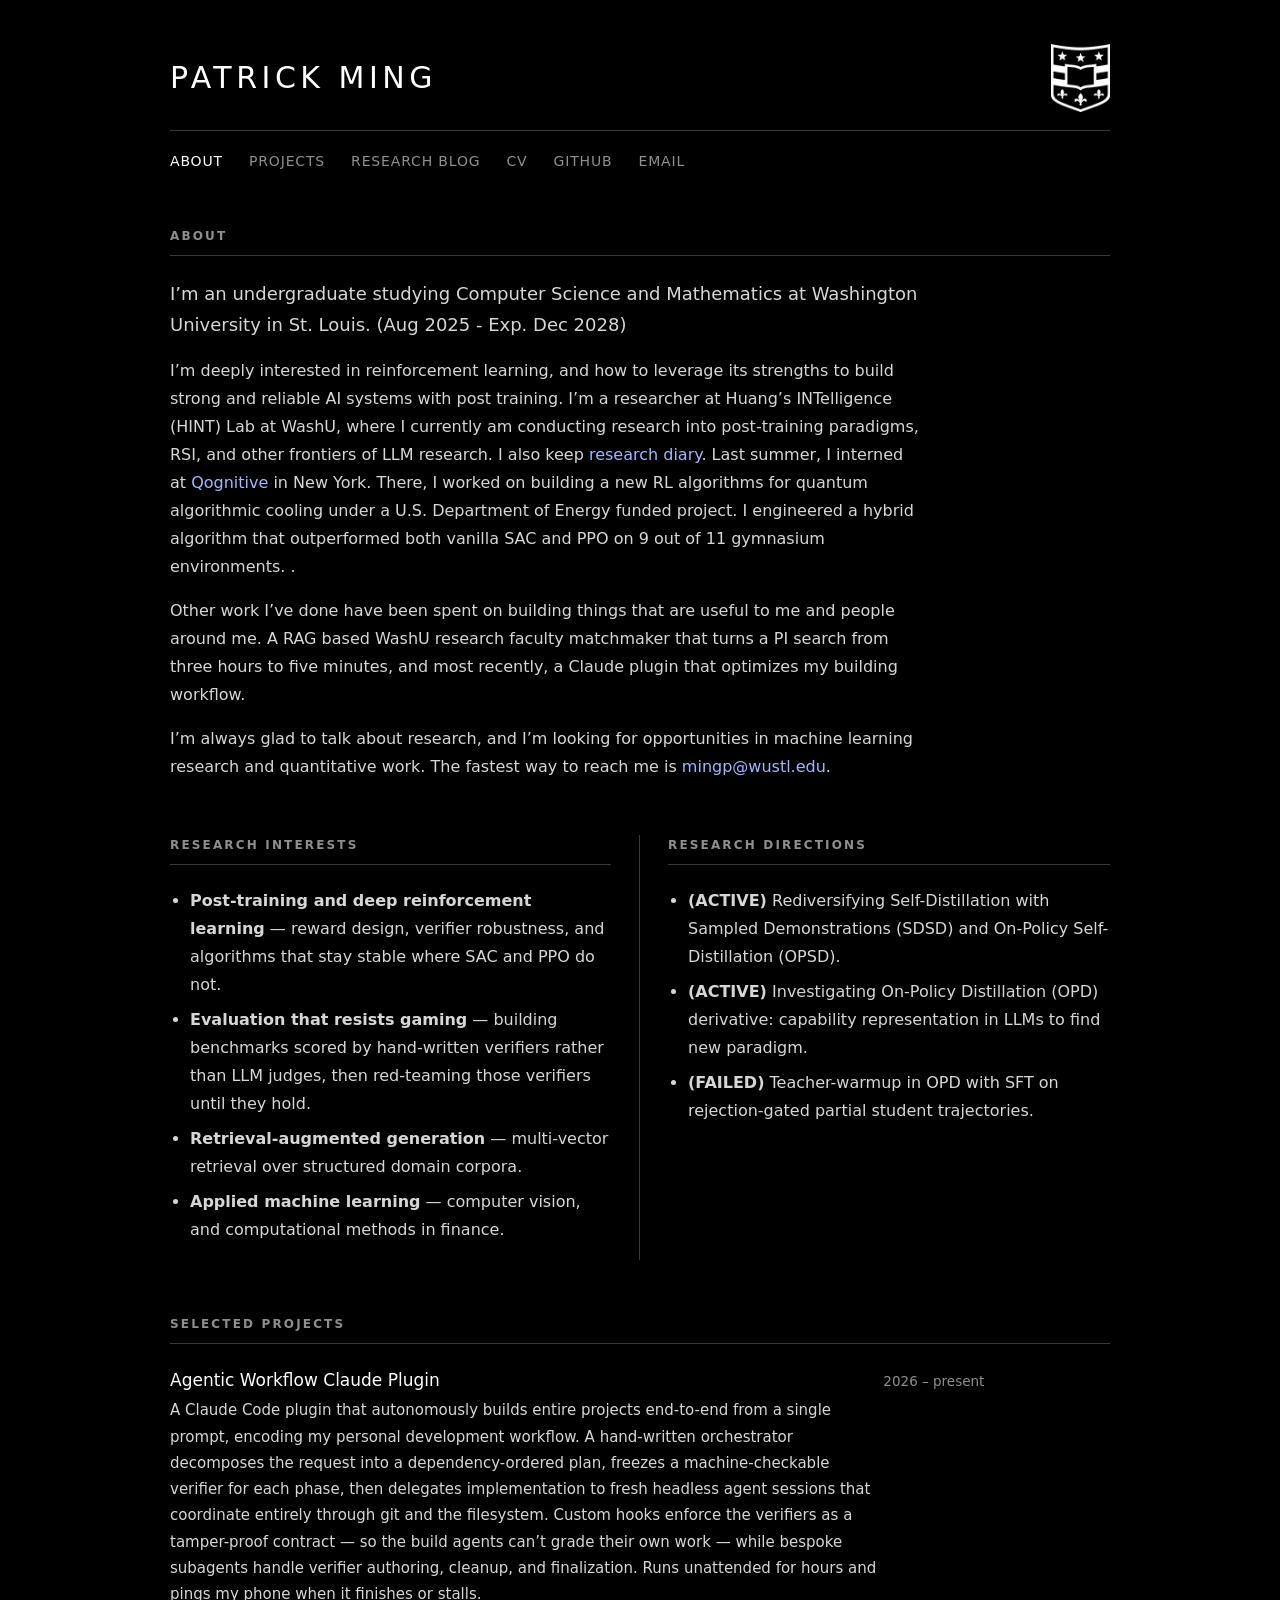
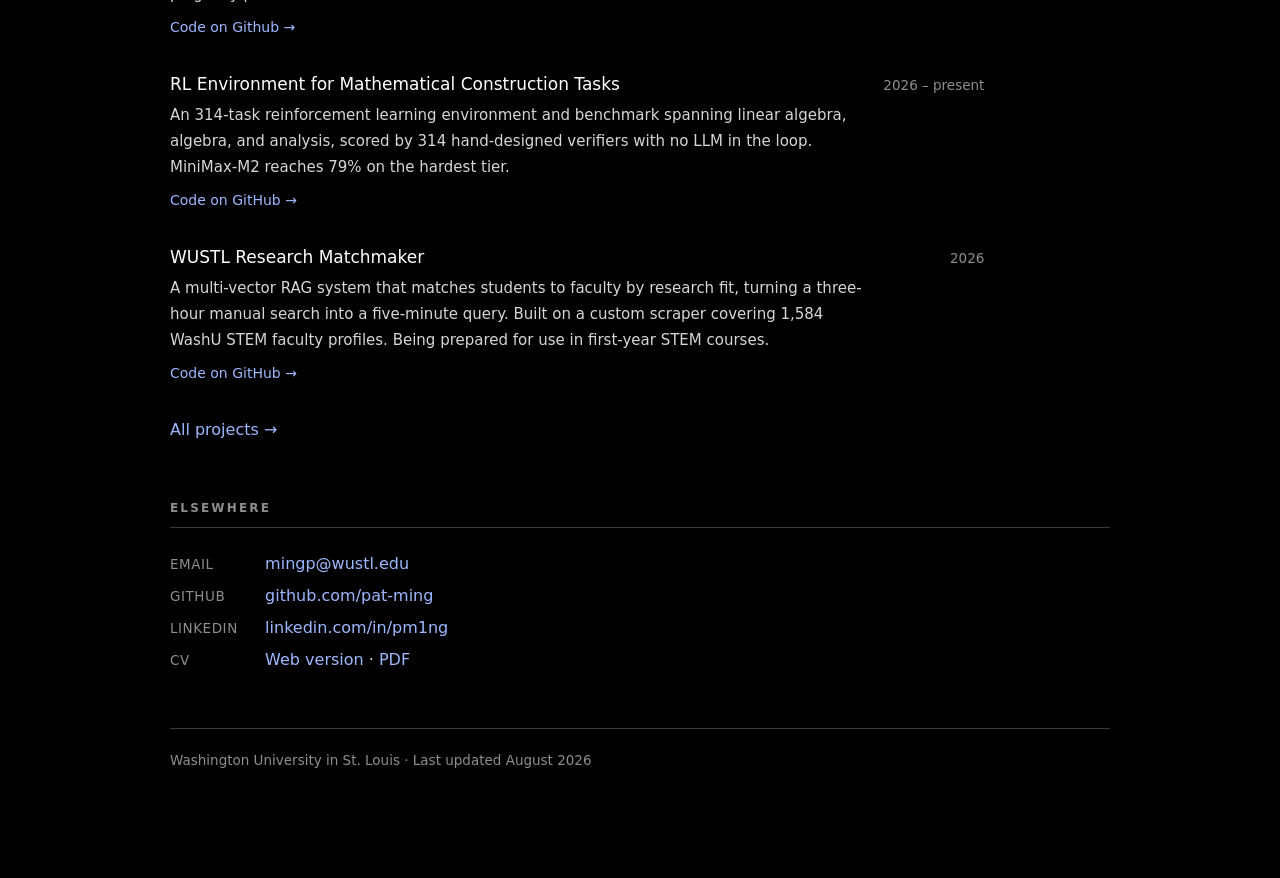
<file: index.html>
<!DOCTYPE html>
<html lang="en">
<head>
  <meta charset="utf-8">
  <meta name="viewport" content="width=device-width, initial-scale=1">

  <title>Patrick Ming&rsquo;s Website</title>

  <meta name="description" content="Patrick Ming — undergraduate in Computer Science and Mathematics at Washington University in St. Louis. Reinforcement learning, post-training, and applied machine learning.">

  <!-- the tab icon. washu_emblem.png must sit next to this file in the repo -->
  <link rel="icon" href="washu_emblem.png">

  <link rel="stylesheet" href="style.css">
</head>
<body>
<div class="wrap">

  <!-- ============ MASTHEAD ============ -->
  <header class="masthead">
    <h1>Patrick Ming</h1>
    <img class="emblem" src="washu_emblem.png" alt="Washington University in St. Louis emblem">
  </header>

  <!-- ============ NAV ============
       'here' marks the current page. On other pages, move that
       class to whichever link matches. -->
  <nav class="mainnav">
    <a class="here" href="index.html">About</a>
    <a href="projects.html">Projects</a>
    <a href="blog.html">Research Blog</a>
    <a href="cv.html">CV</a>
    <a href="https://github.com/pat-ming">GitHub</a>
    <a href="mailto:mingp@wustl.edu">Email</a>
  </nav>

  <main>

    <!-- ============ ABOUT ============
         EDIT: this is the part people actually read. Rewrite it in
         your own voice — two or three sentences is the right length. -->
    <section id="about">
      <h2>About</h2>
      <p class="lede">I&rsquo;m an undergraduate studying Computer Science and
        Mathematics at Washington University in St. Louis. (Aug 2025 - Exp. Dec 2028)</p>

      <p>I&rsquo;m deeply interested in reinforcement learning, and how to leverage its strengths to build strong and reliable AI systems with post training.
        I&rsquo;m a researcher at Huang&rsquo;s INTelligence (HINT) Lab at WashU, where I currently am conducting research into post-training paradigms, RSI, and other frontiers of LLM research. 
        I also keep <a href="blog.html">research diary</a>. Last summer, I interned at <a href="https://qognitive.com">Qognitive</a> in 
        New York. There, I worked on building a new RL algorithms for quantum algorithmic cooling under a U.S. Department of Energy funded project. 
      I engineered a hybrid algorithm that outperformed both vanilla SAC and PPO on 9 out of 11 gymnasium environments.
        .</p>

      <p>Other work I&rsquo;ve done have been spent on building things that are useful to me and people around me.
        A RAG based WashU research faculty matchmaker that turns a PI search from three hours to five minutes,
        and most recently, a Claude plugin that optimizes my building workflow. 
      </p>

      <p>I&rsquo;m always glad to talk about research, and I&rsquo;m looking for
        opportunities in machine learning research and quantitative work.
        The fastest way to reach me is
        <a href="mailto:mingp@wustl.edu">mingp@wustl.edu</a>.</p>
    </section>

    <!-- ============ RESEARCH INTERESTS + DIRECTIONS ============ -->
    <div class="two-col">
    <section id="interests">
      <h2>Research Interests</h2>
      <ul>
        <li><strong>Post-training and deep reinforcement learning</strong> &mdash;
          reward design, verifier robustness, and algorithms that stay stable
          where SAC and PPO do not.</li>
        <li><strong>Evaluation that resists gaming</strong> &mdash; building
          benchmarks scored by hand-written verifiers rather than LLM judges,
          then red-teaming those verifiers until they hold.</li>
        <li><strong>Retrieval-augmented generation</strong> &mdash; multi-vector
          retrieval over structured domain corpora.</li>
        <li><strong>Applied machine learning</strong> &mdash; computer vision,
          and computational methods in finance.</li>
      </ul>
    </section>

    <section id="directions">
      <h2>Research Directions</h2>
      <ul>
        <li><strong>(ACTIVE)</strong> Rediversifying Self-Distillation with Sampled Demonstrations (SDSD) and On-Policy Self-Distillation (OPSD).</li>
        <li><strong>(ACTIVE)</strong> Investigating On-Policy Distillation (OPD) derivative: capability representation in LLMs to find new paradigm.</li>
        <li><strong>(FAILED)</strong> Teacher-warmup in OPD with SFT on rejection-gated partial student trajectories. </li>
      </ul>
    </section>
    </div>

    <!-- ============ SELECTED WORK ============
         Short version here; the full write-ups live on projects.html -->
    <section id="work">
      <h2>Selected Projects</h2>

      <div class = "entry">
        <div class = "entry-head">
          <h3>Agentic Workflow Claude Plugin</h3>
          <span class ="when">2026 &ndash; present</span>
        </div>
        <p class="role">A Claude Code plugin that autonomously builds entire projects end-to-end from a single prompt,
    encoding my personal development workflow. A hand-written orchestrator decomposes the request into
    a dependency-ordered plan, freezes a machine-checkable verifier for each phase, then delegates
    implementation to fresh headless agent sessions that coordinate entirely through git and the
    filesystem. Custom hooks enforce the verifiers as a tamper-proof contract &mdash; so the build
    agents can&rsquo;t grade their own work &mdash; while bespoke subagents handle verifier authoring,
    cleanup, and finalization. Runs unattended for hours and pings my phone when it finishes or stalls.
        </p>
        <p class="links"> <a href="https://github.com/pat-ming/agentic_workflow_plugin">Code on Github &rarr;</a></p>

      </div>

      <div class="entry">
        <div class="entry-head">
          <h3>RL Environment for Mathematical Construction Tasks</h3>
          <span class="when">2026 &ndash; present</span>
        </div>
        <p class="role">An 314-task reinforcement learning environment and
          benchmark spanning linear algebra, algebra, and analysis, scored by
          314 hand-designed verifiers with no LLM in the loop. MiniMax-M2 reaches 79% on the hardest tier.</p>
        <p class="links"><a href="https://github.com/pat-ming/constr-counter_MATH_ENV">Code on GitHub &rarr;</a></p>
      </div>

      <div class="entry">
        <div class="entry-head">
          <h3>WUSTL Research Matchmaker</h3>
          <span class="when">2026</span>
        </div>
        <p class="role">A multi-vector RAG system that matches students to
          faculty by research fit, turning a three-hour manual search into a
          five-minute query. Built on a custom scraper covering 1,584 WashU
          STEM faculty profiles. Being prepared for use in first-year STEM
          courses.</p>
        <p class="links"><a href="https://github.com/pat-ming/gdg-devfest-26">Code on GitHub &rarr;</a></p>
      </div>

      <p><a href="projects.html">All projects &rarr;</a></p>
    </section>

    <!-- ============ CONTACT ============ -->
    <section id="contact">
      <h2>Elsewhere</h2>
      <ul class="contact">
        <li><span class="label">Email</span> <a href="mailto:mingp@wustl.edu">mingp@wustl.edu</a></li>
        <li><span class="label">GitHub</span> <a href="https://github.com/pat-ming">github.com/pat-ming</a></li>
        <!-- EDIT: paste your full LinkedIn URL — the one on your CV is incomplete -->
        <li><span class="label">LinkedIn</span> <a href="https://www.linkedin.com/in/pm1ng">linkedin.com/in/pm1ng</a></li>
        <li><span class="label">CV</span> <a href="cv.html">Web version</a> &middot; <a href="resume.pdf">PDF</a></li>
      </ul>
    </section>

  </main>

  <footer>
    <p>Washington University in St. Louis &middot; Last updated August 2026</p>
  </footer>

</div>
  <!-- GoatCounter analytics -->
  <script data-goatcounter="https://pming.goatcounter.com/count"
          async src="//gc.zgo.at/count.js"></script>
</body>
</html>
</file>
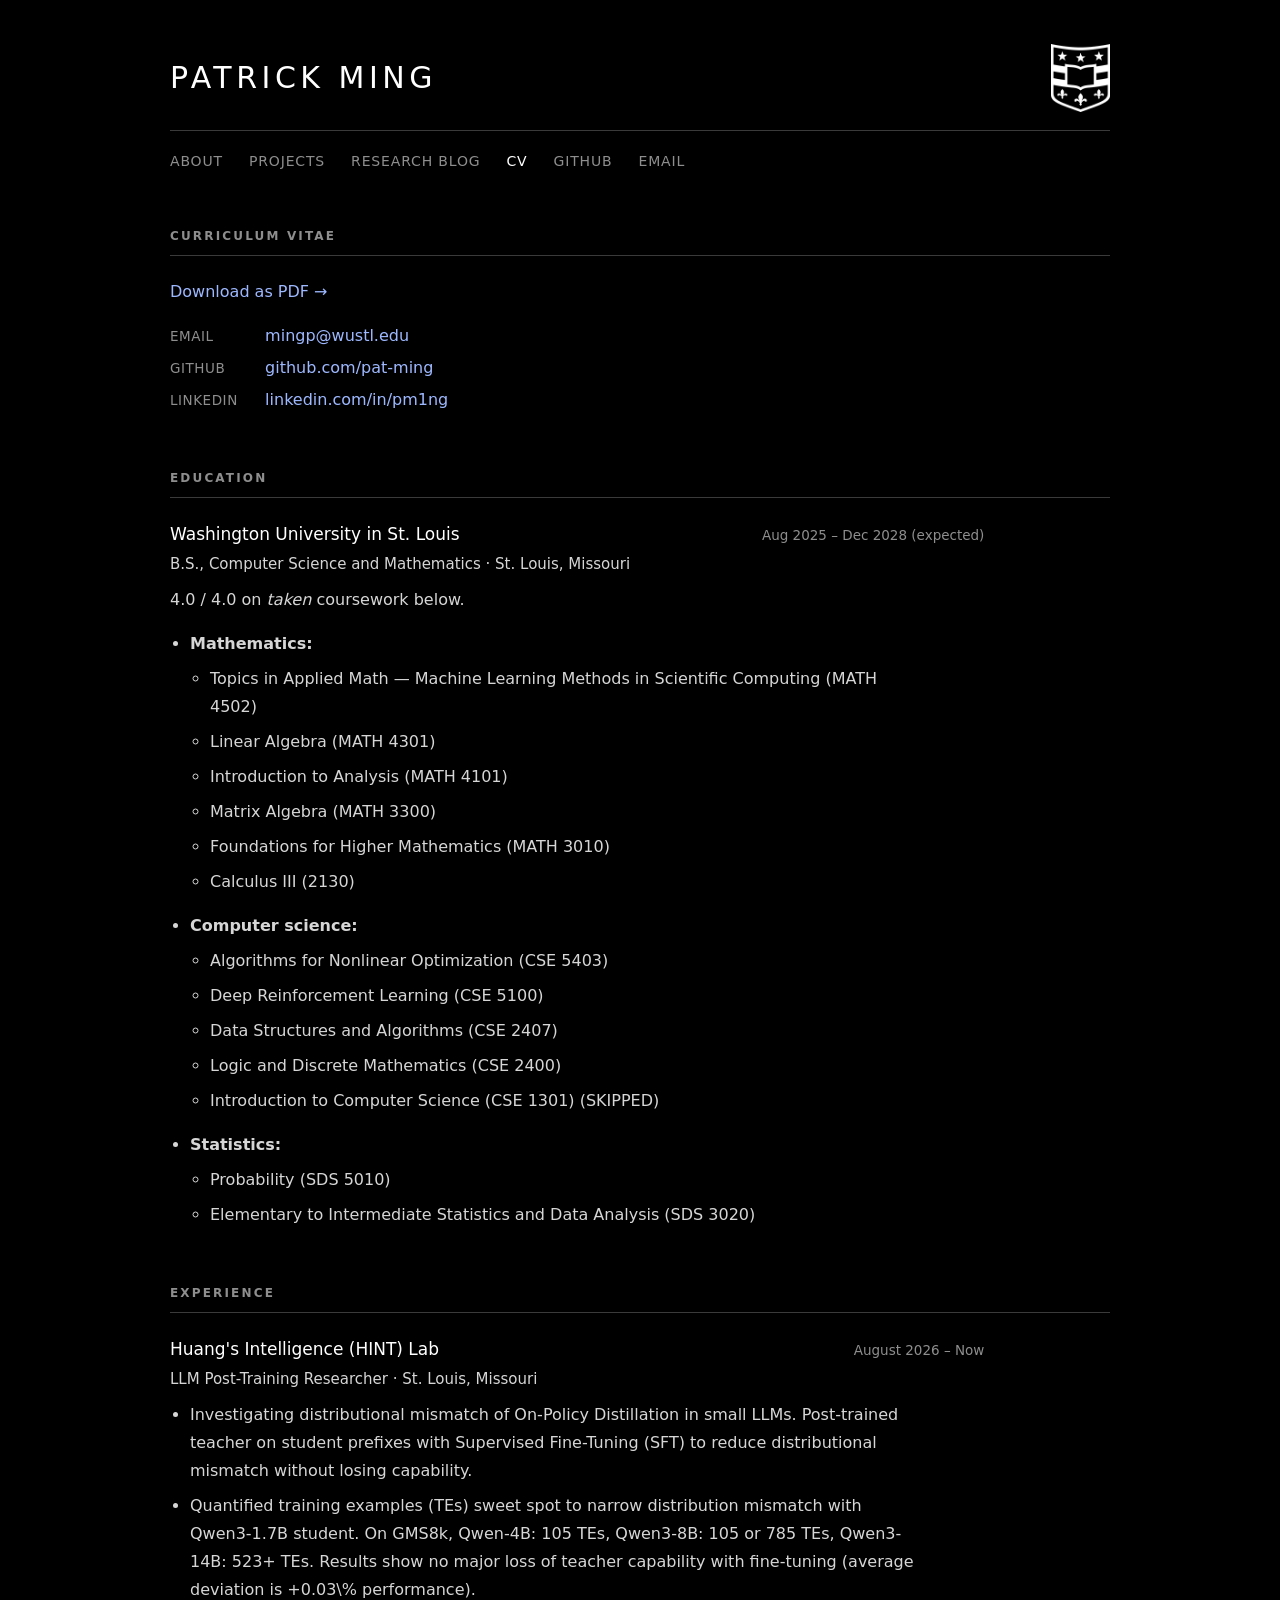
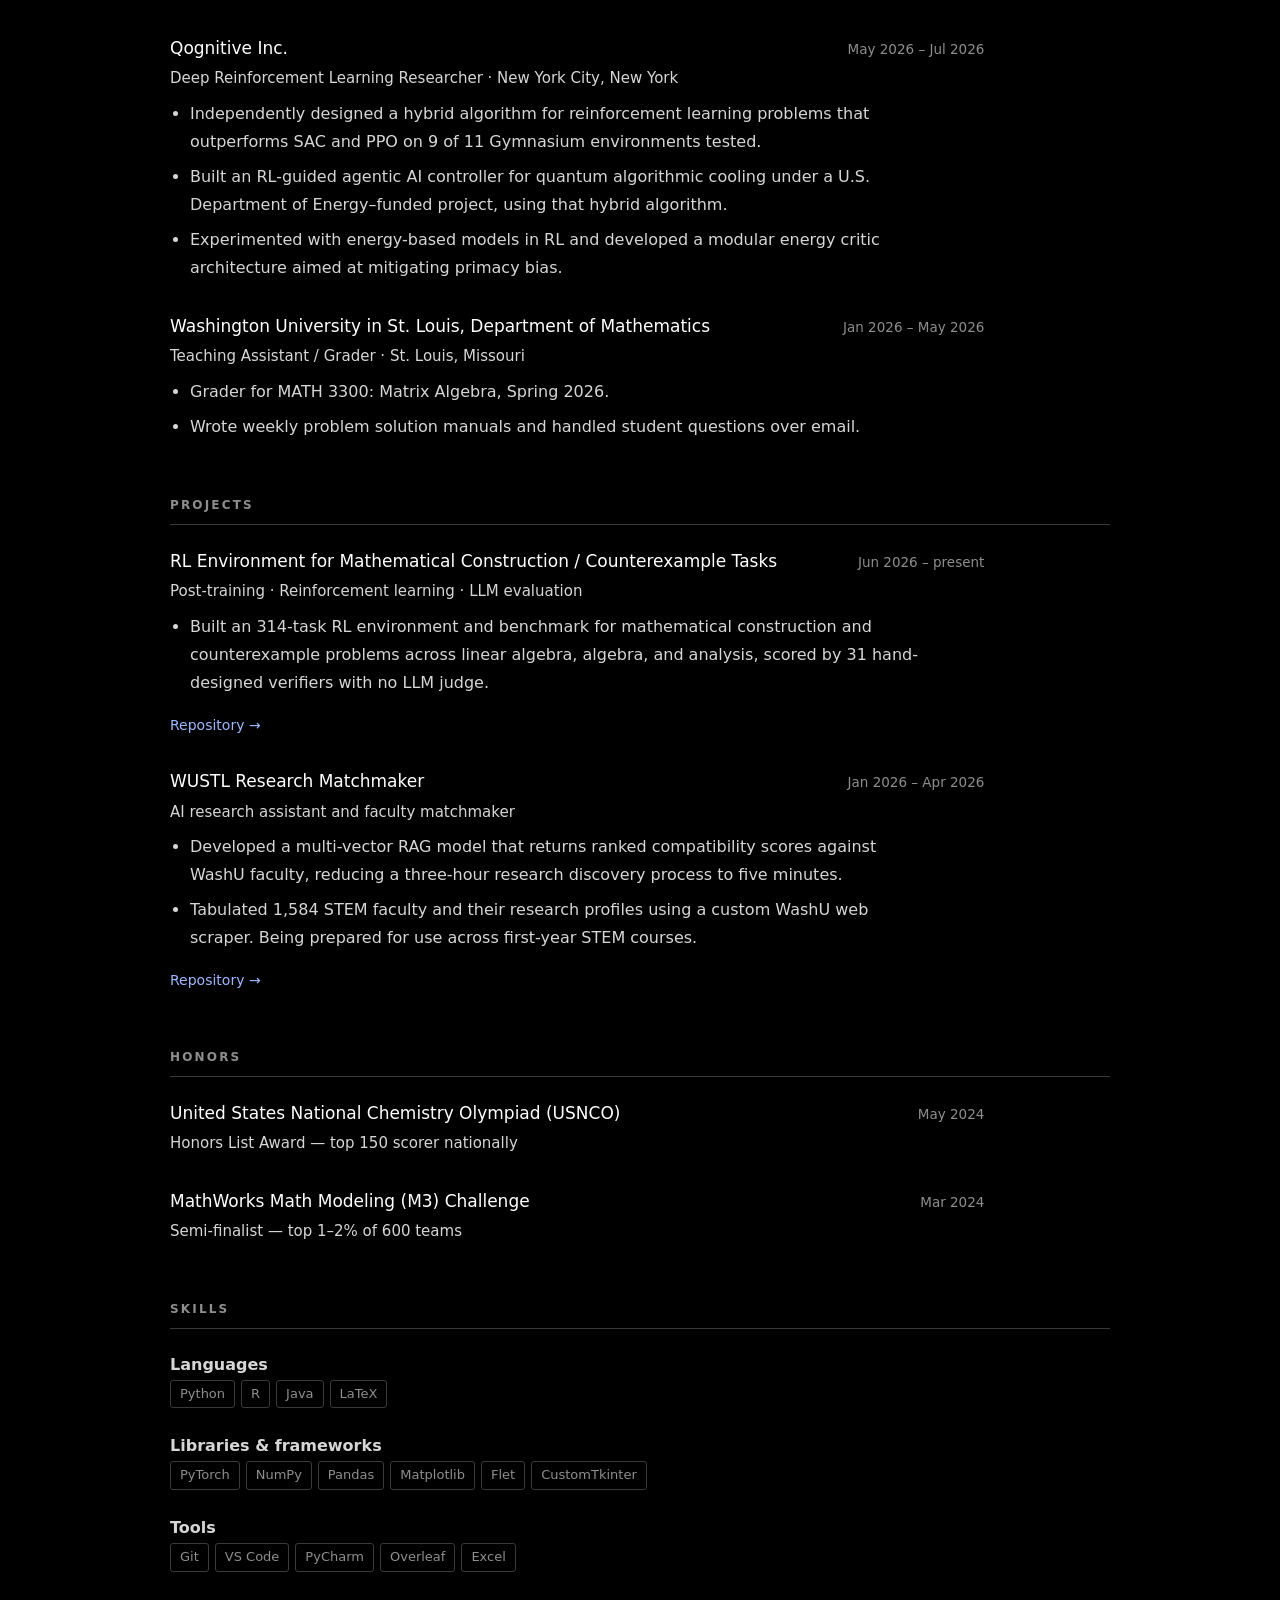
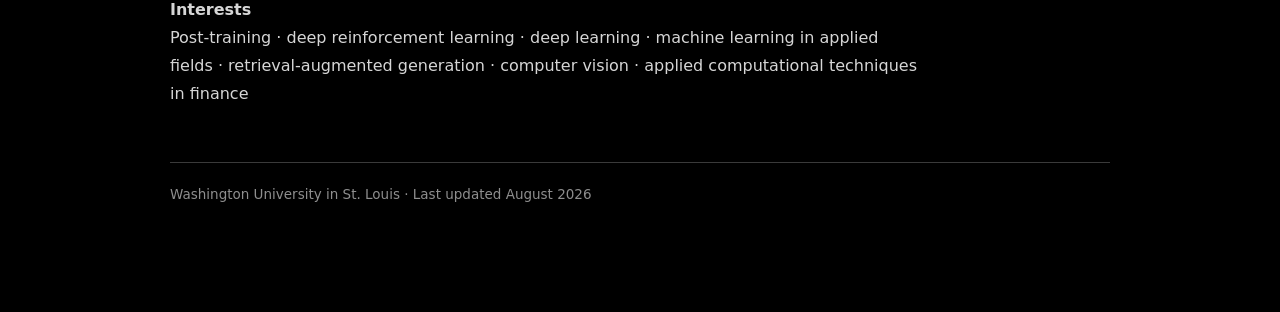
<file: cv.html>
<!DOCTYPE html>
<html lang="en">
<head>
  <meta charset="utf-8">
  <meta name="viewport" content="width=device-width, initial-scale=1">
  <title>CV &middot; Patrick Ming</title>
  <meta name="description" content="Curriculum vitae of Patrick Ming — Computer Science and Mathematics, Washington University in St. Louis.">
  <link rel="icon" href="washu_emblem.png">
  <link rel="stylesheet" href="style.css">
</head>
<body>
<div class="wrap">

  <header class="masthead">
    <a class="sitename" href="index.html">Patrick Ming</a>
    <img class="emblem" src="washu_emblem.png" alt="Washington University in St. Louis emblem">
  </header>

  <nav class="mainnav">
    <a href="index.html">About</a>
    <a href="projects.html">Projects</a>
    <a href="blog.html">Research Blog</a>
    <a class="here" href="cv.html">CV</a>
    <a href="https://github.com/pat-ming">GitHub</a>
    <a href="mailto:mingp@wustl.edu">Email</a>
  </nav>

  <main>

    <section>
      <h2>Curriculum Vitae</h2>
      <!-- EDIT: drop resume.pdf into the repo next to this file for this link to work.
           Deliberately no phone number here — see the note I sent you. -->
      <p class="noprint"><a href="resume.pdf">Download as PDF &rarr;</a></p>
      <ul class="contact">
        <li><span class="label">Email</span> <a href="mailto:mingp@wustl.edu">mingp@wustl.edu</a></li>
        <li><span class="label">GitHub</span> <a href="https://github.com/pat-ming">github.com/pat-ming</a></li>
        <li><span class="label">LinkedIn</span> <a href="https://www.linkedin.com/in/pm1ng">linkedin.com/in/pm1ng</a></li>
      </ul>
    </section>

    <!-- ============ EDUCATION ============ -->
    <section>
      <h2>Education</h2>
      <div class="entry">
        <div class="entry-head">
          <h3>Washington University in St. Louis</h3>
          <span class="when">Aug 2025 &ndash; Dec 2028 (expected)</span>
        </div>
        <p class="role">B.S., Computer Science and Mathematics &middot; St. Louis, Missouri</p>
        <p>4.0 / 4.0 on <em>taken</em> coursework below.</p>
        <ul>
          <li><strong>Mathematics:</strong> 
            <ul>
              <li>Topics in Applied Math &mdash; Machine Learning
            Methods in Scientific Computing (MATH 4502)</li>
              <li>Linear Algebra (MATH 4301)</li>
              <li>Introduction to Analysis (MATH 4101)</li>
              <li>Matrix Algebra (MATH 3300)</li>
              <li>Foundations for Higher Mathematics (MATH 3010)</li>
              <li>Calculus III (2130)</li>
            </ul>
          </li>
          <li><strong>Computer science:</strong> 
            <ul>
              <li>Algorithms for Nonlinear Optimization (CSE 5403)</li>
              <li>Deep Reinforcement Learning (CSE 5100)</li>
              <li>Data Structures and Algorithms (CSE 2407)</li>
              <li>Logic and Discrete Mathematics (CSE 2400)</li>
              <li>Introduction to Computer Science (CSE 1301) (SKIPPED)</li>
            </ul></li>
          <li><strong>Statistics:</strong> 
            <ul>
              <li>Probability (SDS 5010)</li>
              <li>Elementary to Intermediate Statistics and Data Analysis (SDS 3020)</li>
            </ul>
          </li>
        </ul>
      </div>
    </section>

    <!-- ============ EXPERIENCE ============ -->
    <section>
      <h2>Experience</h2>

      <div class="entry">
        <div class="entry-head">
          <h3>Huang's Intelligence (HINT) Lab</h3>
          <span class="when">August 2026 &ndash; Now</span>
        </div>
        <p class="role">LLM Post-Training Researcher &middot; St. Louis, Missouri</p>
        <ul>
          <li>Investigating distributional mismatch of On-Policy Distillation in small LLMs. Post-trained teacher on student prefixes with Supervised Fine-Tuning (SFT) to reduce distributional mismatch without losing capability.</li>
          <li>Quantified training examples (TEs) sweet spot to narrow distribution mismatch with Qwen3-1.7B student. On GMS8k, Qwen-4B: 105 TEs, Qwen3-8B: 105 or 785 TEs, Qwen3-14B: 523+ TEs. Results show no major loss of teacher capability with fine-tuning (average deviation is +0.03\% performance).</li>
        </ul>
      </div>

      <div class="entry">
        <div class="entry-head">
          <h3>Qognitive Inc.</h3>
          <span class="when">May 2026 &ndash; Jul 2026</span>
        </div>
        <p class="role">Deep Reinforcement Learning Researcher &middot; New York City, New York</p>
        <ul>
          <li>Independently designed a hybrid algorithm for reinforcement learning
            problems that outperforms SAC and PPO on 9 of 11 Gymnasium environments
            tested.</li>
          <li>Built an RL-guided agentic AI controller for quantum algorithmic cooling
            under a U.S. Department of Energy&ndash;funded project, using that hybrid
            algorithm.</li>
          <li>Experimented with energy-based models in RL and developed a modular
            energy critic architecture aimed at mitigating primacy bias.</li>
        </ul>
      </div>

      <div class="entry">
        <div class="entry-head">
          <h3>Washington University in St. Louis, Department of Mathematics</h3>
          <span class="when">Jan 2026 &ndash; May 2026</span>
        </div>
        <p class="role">Teaching Assistant / Grader &middot; St. Louis, Missouri</p>
        <ul>
          <li>Grader for MATH 3300: Matrix Algebra, Spring 2026.</li>
          <li>Wrote weekly problem solution manuals and handled student questions
            over email.</li>
        </ul>
      </div>
    </section>

    <!-- ============ PROJECTS ============ -->
    <section>
      <h2>Projects</h2>

      <div class="entry">
        <div class="entry-head">
          <h3>RL Environment for Mathematical Construction / Counterexample Tasks</h3>
          <span class="when">Jun 2026 &ndash; present</span>
        </div>
        <p class="role">Post-training &middot; Reinforcement learning &middot; LLM evaluation</p>
        <ul>
          <li>Built an 314-task RL environment and benchmark for mathematical
            construction and counterexample problems across linear algebra, algebra,
            and analysis, scored by 31 hand-designed verifiers with no LLM judge.</li>
        </ul>
        <p class="links"><a href="https://github.com/pat-ming">Repository &rarr;</a></p>
      </div>

      <div class="entry">
        <div class="entry-head">
          <h3>WUSTL Research Matchmaker</h3>
          <span class="when">Jan 2026 &ndash; Apr 2026</span>
        </div>
        <p class="role">AI research assistant and faculty matchmaker</p>
        <ul>
          <li>Developed a multi-vector RAG model that returns ranked compatibility
            scores against WashU faculty, reducing a three-hour research discovery
            process to five minutes.</li>
          <li>Tabulated 1,584 STEM faculty and their research profiles using a custom
            WashU web scraper. Being prepared for use across first-year STEM courses.</li>
        </ul>
        <p class="links"><a href="https://github.com/pat-ming">Repository &rarr;</a></p>
      </div>
    </section>

    <!-- ============ HONORS ============ -->
    <section>
      <h2>Honors</h2>

      <div class="entry">
        <div class="entry-head">
          <h3>United States National Chemistry Olympiad (USNCO)</h3>
          <span class="when">May 2024</span>
        </div>
        <p class="role">Honors List Award &mdash; top 150 scorer nationally</p>
      </div>

      <div class="entry">
        <div class="entry-head">
          <h3>MathWorks Math Modeling (M3) Challenge</h3>
          <span class="when">Mar 2024</span>
        </div>
        <p class="role">Semi-finalist &mdash; top 1&ndash;2% of 600 teams</p>
      </div>
    </section>

    <!-- ============ SKILLS ============ -->
    <section>
      <h2>Skills</h2>
      <p><strong>Languages</strong><br>
        <span class="tag">Python</span><span class="tag">R</span><span class="tag">Java</span><span class="tag">LaTeX</span>
      </p>
      <p><strong>Libraries &amp; frameworks</strong><br>
        <span class="tag">PyTorch</span><span class="tag">NumPy</span><span class="tag">Pandas</span><span class="tag">Matplotlib</span><span class="tag">Flet</span><span class="tag">CustomTkinter</span>
      </p>
      <p><strong>Tools</strong><br>
        <span class="tag">Git</span><span class="tag">VS Code</span><span class="tag">PyCharm</span><span class="tag">Overleaf</span><span class="tag">Excel</span>
      </p>
      <p><strong>Interests</strong><br>
        Post-training &middot; deep reinforcement learning &middot; deep learning &middot;
        machine learning in applied fields &middot; retrieval-augmented generation &middot;
        computer vision &middot; applied computational techniques in finance
      </p>
    </section>

  </main>

  <footer>
    <p>Washington University in St. Louis &middot; Last updated August 2026</p>
  </footer>

</div>
  <!-- GoatCounter analytics -->
  <script data-goatcounter="https://pming.goatcounter.com/count"
          async src="//gc.zgo.at/count.js"></script>
</body>
</html>
</file>
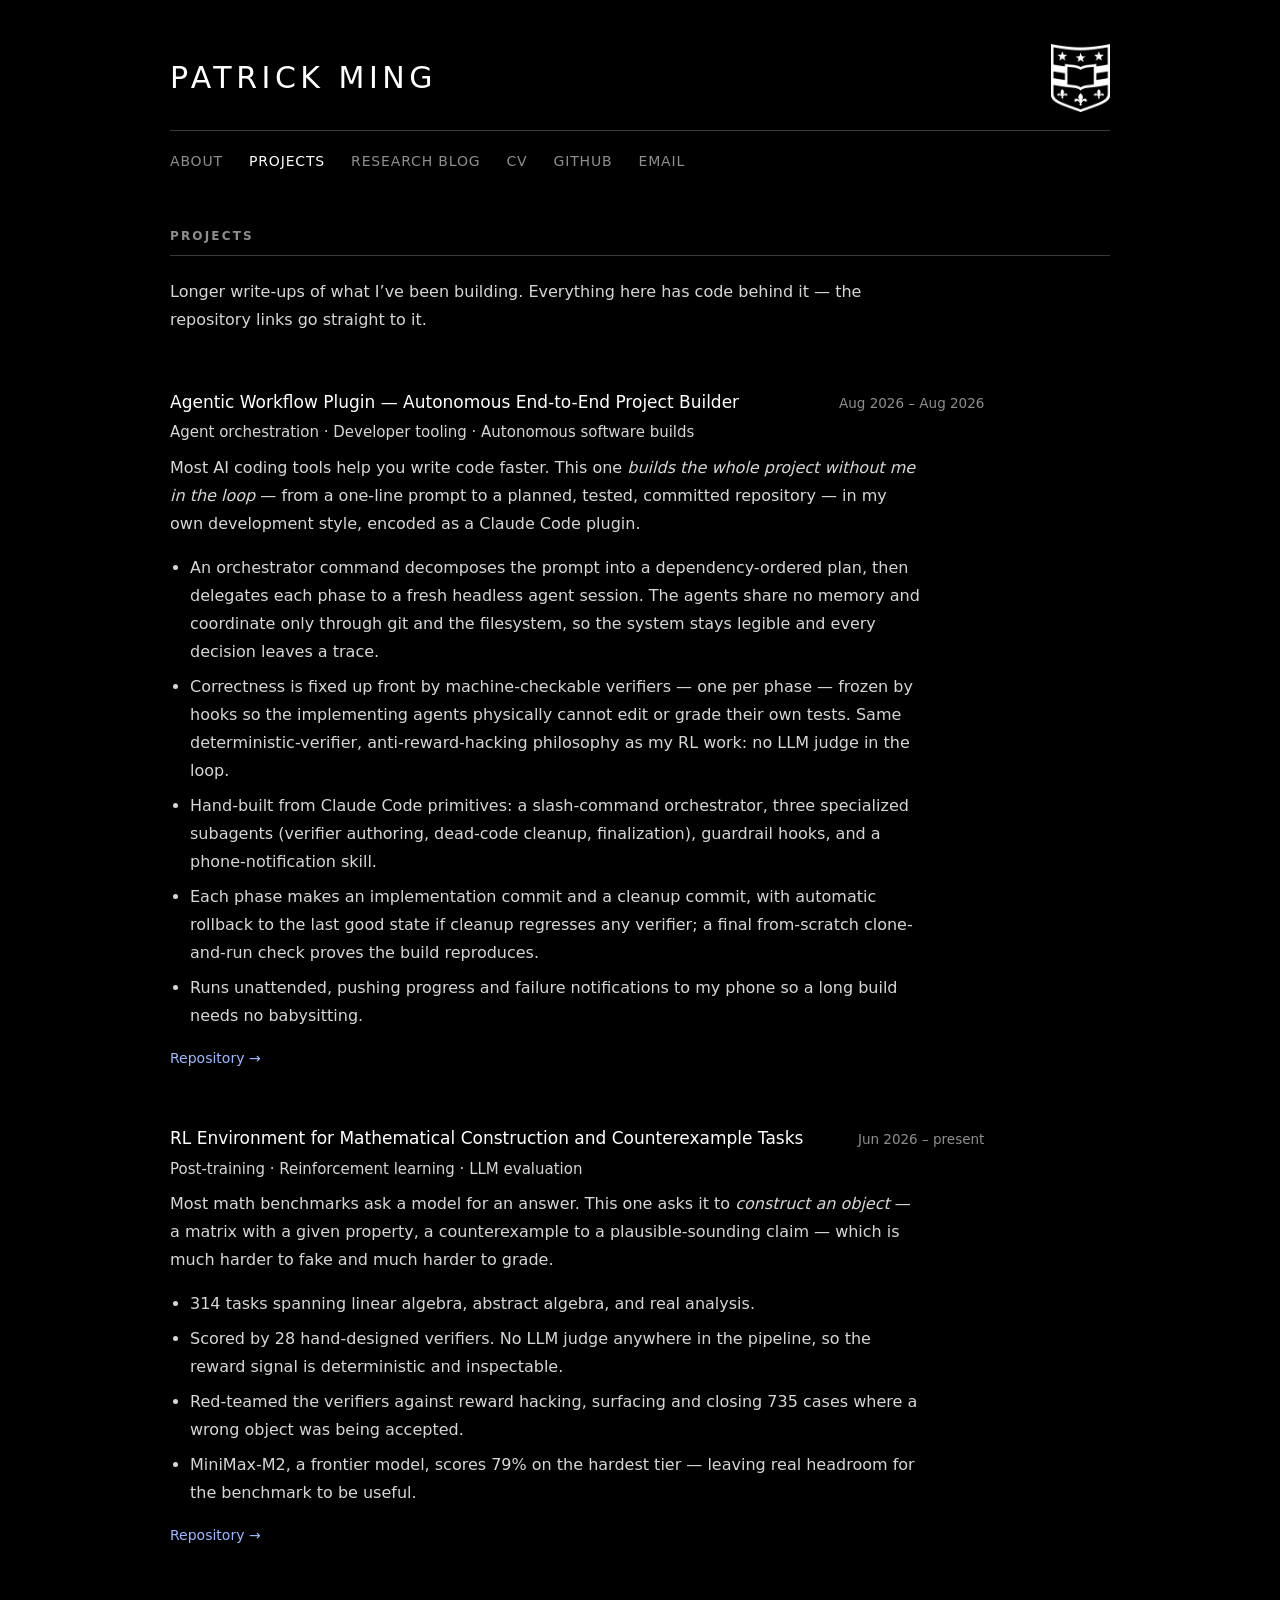
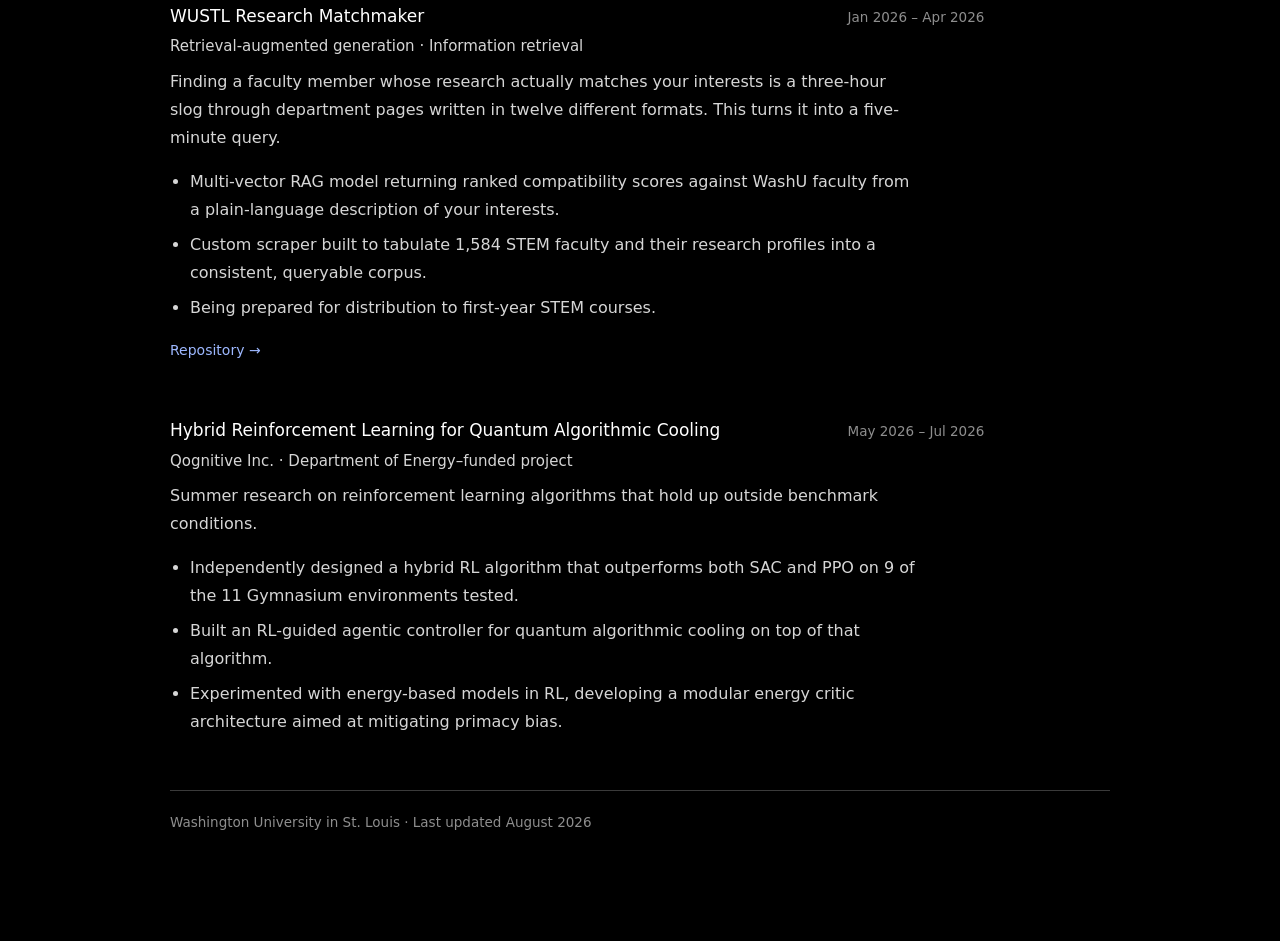
<file: projects.html>
<!DOCTYPE html>
<html lang="en">
<head>
  <meta charset="utf-8">
  <meta name="viewport" content="width=device-width, initial-scale=1">
  <title>Projects &middot; Patrick Ming</title>
  <meta name="description" content="Research projects and software by Patrick Ming.">
  <link rel="icon" href="washu_emblem.png">
  <link rel="stylesheet" href="style.css">
</head>
<body>
<div class="wrap">

  <header class="masthead">
    <!-- on inner pages the name is a link back home -->
    <a class="sitename" href="index.html">Patrick Ming</a>
    <img class="emblem" src="washu_emblem.png" alt="Washington University in St. Louis emblem">
  </header>

  <nav class="mainnav">
    <a href="index.html">About</a>
    <a class="here" href="projects.html">Projects</a>
    <a href="blog.html">Research Blog</a>
    <a href="cv.html">CV</a>
    <a href="https://github.com/pat-ming">GitHub</a>
    <a href="mailto:mingp@wustl.edu">Email</a>
  </nav>

  <main>

    <section>
      <h2>Projects</h2>
      <p>Longer write-ups of what I&rsquo;ve been building. Everything here has
        code behind it &mdash; the repository links go straight to it.</p>
    </section>

    <!-- ============================================================
         TO ADD A PROJECT: copy one <div class="entry"> block below,
         paste it, and change the words. That's the whole process.
         ============================================================ -->

    <section>
      <div class="entry">
        <div class="entry-head">
          <h3>Agentic Workflow Plugin &mdash; Autonomous End-to-End Project Builder</h3>
          <span class="when">Aug 2026 &ndash; Aug 2026</span>
        </div>
        <p class="role">Agent orchestration &middot; Developer tooling &middot; Autonomous software builds</p>
        <p>Most AI coding tools help you write code faster. This one
          <em>builds the whole project without me in the loop</em> &mdash; from a one-line
          prompt to a planned, tested, committed repository &mdash; in my own development
          style, encoded as a Claude Code plugin.</p>
        <ul>
          <li>An orchestrator command decomposes the prompt into a dependency-ordered
            plan, then delegates each phase to a fresh headless agent session. The agents
            share no memory and coordinate only through git and the filesystem, so the
            system stays legible and every decision leaves a trace.</li>
          <li>Correctness is fixed up front by machine-checkable verifiers &mdash; one per
            phase &mdash; frozen by hooks so the implementing agents physically cannot edit
            or grade their own tests. Same deterministic-verifier, anti&#8209;reward&#8209;hacking
            philosophy as my RL work: no LLM judge in the loop.</li>
          <li>Hand-built from Claude Code primitives: a slash-command orchestrator, three
            specialized subagents (verifier authoring, dead-code cleanup, finalization),
            guardrail hooks, and a phone-notification skill.</li>
          <li>Each phase makes an implementation commit and a cleanup commit, with
            automatic rollback to the last good state if cleanup regresses any verifier;
            a final from-scratch clone-and-run check proves the build reproduces.</li>
          <li>Runs unattended, pushing progress and failure notifications to my phone so a
            long build needs no babysitting.</li>
        </ul>
        <!-- EDIT: replace with the actual repository URL -->
        <p class="links"><a href="https://github.com/pat-ming/agentic_workflow_plugin">Repository &rarr;</a></p>
      </div>
    </section>

    <section>
      <div class="entry">
        <div class="entry-head">
          <h3>RL Environment for Mathematical Construction and Counterexample Tasks</h3>
          <span class="when">Jun 2026 &ndash; present</span>
        </div>
        <p class="role">Post-training &middot; Reinforcement learning &middot; LLM evaluation</p>

        <p>Most math benchmarks ask a model for an answer. This one asks it to
          <em>construct an object</em> &mdash; a matrix with a given property, a
          counterexample to a plausible-sounding claim &mdash; which is much harder
          to fake and much harder to grade.</p>

        <ul>
          <li>314 tasks spanning linear algebra, abstract algebra, and real analysis.</li>
          <li>Scored by 28 hand-designed verifiers. No LLM judge anywhere in the
            pipeline, so the reward signal is deterministic and inspectable.</li>
          <li>Red-teamed the verifiers against reward hacking, surfacing and closing
            735 cases where a wrong object was being accepted.</li>
          <li>MiniMax-M2, a frontier model, scores 79% on the hardest tier &mdash;
            leaving real headroom for the benchmark to be useful.</li>
        </ul>

        <!-- EDIT: replace with the actual repository URL -->
        <p class="links"><a href="https://github.com/pat-ming/constr-counter_MATH_ENV">Repository &rarr;</a></p>
      </div>
    </section>

    <section>
      <div class="entry">
        <div class="entry-head">
          <h3>WUSTL Research Matchmaker</h3>
          <span class="when">Jan 2026 &ndash; Apr 2026</span>
        </div>
        <p class="role">Retrieval-augmented generation &middot; Information retrieval</p>

        <p>Finding a faculty member whose research actually matches your interests
          is a three-hour slog through department pages written in twelve different
          formats. This turns it into a five-minute query.</p>

        <ul>
          <li>Multi-vector RAG model returning ranked compatibility scores against
            WashU faculty from a plain-language description of your interests.</li>
          <li>Custom scraper built to tabulate 1,584 STEM faculty and their research
            profiles into a consistent, queryable corpus.</li>
          <li>Being prepared for distribution to first-year STEM courses.</li>
        </ul>

        <!-- EDIT: replace with the actual repository URL -->
        <p class="links"><a href="https://github.com/pat-ming/gdg-devfest-26">Repository &rarr;</a></p>
      </div>
    </section>

    <section>
      <div class="entry">
        <div class="entry-head">
          <h3>Hybrid Reinforcement Learning for Quantum Algorithmic Cooling</h3>
          <span class="when">May 2026 &ndash; Jul 2026</span>
        </div>
        <p class="role">Qognitive Inc. &middot; Department of Energy&ndash;funded project</p>

        <p>Summer research on reinforcement learning algorithms that hold up outside
          benchmark conditions.</p>

        <ul>
          <li>Independently designed a hybrid RL algorithm that outperforms both SAC
            and PPO on 9 of the 11 Gymnasium environments tested.</li>
          <li>Built an RL-guided agentic controller for quantum algorithmic cooling
            on top of that algorithm.</li>
          <li>Experimented with energy-based models in RL, developing a modular
            energy critic architecture aimed at mitigating primacy bias.</li>
        </ul>
      </div>
    </section>

    <!-- ============ ADD YOUR NEXT PROJECT HERE ============
    <section>
      <div class="entry">
        <div class="entry-head">
          <h3>Project title</h3>
          <span class="when">Month Year</span>
        </div>
        <p class="role">One line on the area or the stack</p>
        <p>A sentence on the problem and why it mattered.</p>
        <ul>
          <li>A concrete result, with a number in it if you have one.</li>
        </ul>
        <p class="links"><a href="URL">Repository &rarr;</a></p>
      </div>
    </section>
    ==================================================== -->

  </main>

  <footer>
    <p>Washington University in St. Louis &middot; Last updated August 2026</p>
  </footer>

</div>
  <!-- GoatCounter analytics -->
  <script data-goatcounter="https://pming.goatcounter.com/count"
          async src="//gc.zgo.at/count.js"></script>
</body>
</html>
</file>
<file: style.css>
/* ============================================================
   style.css  —  shared by every page on the site.
   Change something here and it changes everywhere.

   THE ONLY BLOCK MOST PEOPLE EVER EDIT is the one directly
   below: change these values to restyle the whole site.
   ============================================================ */

:root {
  --bg:        #000000;   /* page background            */
  --ink:       #d6d6d6;   /* body text                  */
  --ink-bright:#ffffff;   /* headings, your name        */
  --ink-soft:  #8e8e8e;   /* dates, captions, footer    */
  --line:      #3a3a3a;   /* hairline rules             */
  --accent:    #9db8ff;   /* links                      */

  --measure:   940px;     /* max page width             */
}

/* ---------- reset ---------- */
* { box-sizing: border-box; }

html { -webkit-text-size-adjust: 100%; }

body {
  background: var(--bg);
  color: var(--ink);
  font-family: system-ui, -apple-system, "Segoe UI", Helvetica, Arial, sans-serif;
  font-size: 16px;
  line-height: 1.75;
  margin: 0;
  padding: 44px 40px 90px;
}

.wrap { max-width: var(--measure); margin: 0 auto; }

/* ---------- masthead: name left, emblem right ---------- */
.masthead {
  display: flex;
  justify-content: space-between;
  align-items: center;
  gap: 24px;
  border-bottom: 1px solid var(--line);
  padding-bottom: 18px;
}

.masthead h1,
.masthead .sitename {
  margin: 0;
  font-size: 30px;
  font-weight: 300;
  letter-spacing: 0.15em;
  text-transform: uppercase;
  color: var(--ink-bright);
  text-decoration: none;
}

.masthead .emblem {
  height: 68px;
  width: auto;
  flex-shrink: 0;
}

/* ---------- nav ---------- */
.mainnav {
  display: flex;
  flex-wrap: wrap;
  gap: 26px;
  margin: 18px 0 52px;
  font-size: 14px;
  letter-spacing: 0.06em;
  text-transform: uppercase;
}

.mainnav a { color: var(--ink-soft); text-decoration: none; }
.mainnav a:hover { color: var(--ink-bright); }
.mainnav a.here { color: var(--ink-bright); }

/* ---------- sections ---------- */
section { margin-bottom: 54px; }

h2 {
  font-size: 12px;
  font-weight: 600;
  letter-spacing: 0.18em;
  text-transform: uppercase;
  color: var(--ink-soft);
  border-bottom: 1px solid var(--line);
  padding-bottom: 8px;
  margin: 0 0 22px;
}

h3 {
  font-size: 17px;
  font-weight: 500;
  color: var(--ink-bright);
  margin: 0 0 2px;
}

p { margin: 0 0 16px; max-width: 74ch; }

a { color: var(--accent); text-decoration: none; }
a:hover { text-decoration: underline; }

ul { margin: 0 0 16px; padding-left: 20px; max-width: 74ch; }
li { margin: 7px 0; }

/* ---------- the entry block: used for jobs, projects, degrees ---------- */
.entry { margin-bottom: 30px; max-width: 80ch; }

.entry-head {
  display: flex;
  justify-content: space-between;
  align-items: baseline;
  gap: 20px;
}

.entry .role  { color: var(--ink); font-size: 15px; margin: 0 0 8px; }
.entry .when  { color: var(--ink-soft); font-size: 13.5px; white-space: nowrap; }
.entry ul     { margin-top: 6px; }
.entry .links { font-size: 14px; margin-top: 8px; }
.entry .links a + a { margin-left: 16px; }

/* ---------- small pieces ---------- */
.lede { font-size: 18px; color: var(--ink); max-width: 68ch; }

.tag {
  display: inline-block;
  border: 1px solid var(--line);
  border-radius: 3px;
  padding: 2px 9px;
  margin: 0 6px 8px 0;
  font-size: 13px;
  color: var(--ink-soft);
}

/* ---------- pull-quote, used on the research blog ---------- */
blockquote {
  margin: 14px 0 0;
  padding-left: 16px;
  border-left: 2px solid var(--line);
  color: var(--ink-soft);
  font-style: italic;
  max-width: 74ch;
}

.contact { list-style: none; padding: 0; }
.contact li { margin: 4px 0; }
.contact .label {
  display: inline-block;
  width: 90px;
  color: var(--ink-soft);
  font-size: 13.5px;
  letter-spacing: 0.04em;
  text-transform: uppercase;
}

footer {
  border-top: 1px solid var(--line);
  padding-top: 20px;
  margin-top: 20px;
  color: var(--ink-soft);
  font-size: 13.5px;
}

/* ---------- side-by-side sections ---------- */
.two-col {
  display: grid;
  grid-template-columns: 1fr 1fr;
  margin-bottom: 54px;
}
.two-col section { margin-bottom: 0; }
.two-col section:first-child {
  padding-right: 28px;
  border-right: 1px solid var(--line);
}
.two-col section:last-child { padding-left: 28px; }

/* ---------- phones ---------- */
@media (max-width: 620px) {
  body { padding: 28px 20px 60px; }
  .masthead h1, .masthead .sitename { font-size: 19px; letter-spacing: 0.11em; }
  .masthead .emblem { height: 44px; }
  .mainnav { gap: 16px; font-size: 13px; margin-bottom: 38px; }
  .entry-head { flex-direction: column; gap: 0; }
  .entry .when { white-space: normal; }
  .contact .label { display: block; width: auto; }
  .two-col { grid-template-columns: 1fr; }
  .two-col section:first-child { padding-right: 0; border-right: none; margin-bottom: 54px; }
  .two-col section:last-child { padding-left: 0; }
}

/* ---------- printing (mostly for the CV page) ---------- */
@media print {
  :root {
    --bg: #fff; --ink: #111; --ink-bright: #000;
    --ink-soft: #555; --line: #bbb; --accent: #000;
  }
  body { padding: 0; font-size: 11pt; }
  .mainnav, .noprint { display: none; }
  a { text-decoration: underline; }
}
</file>
